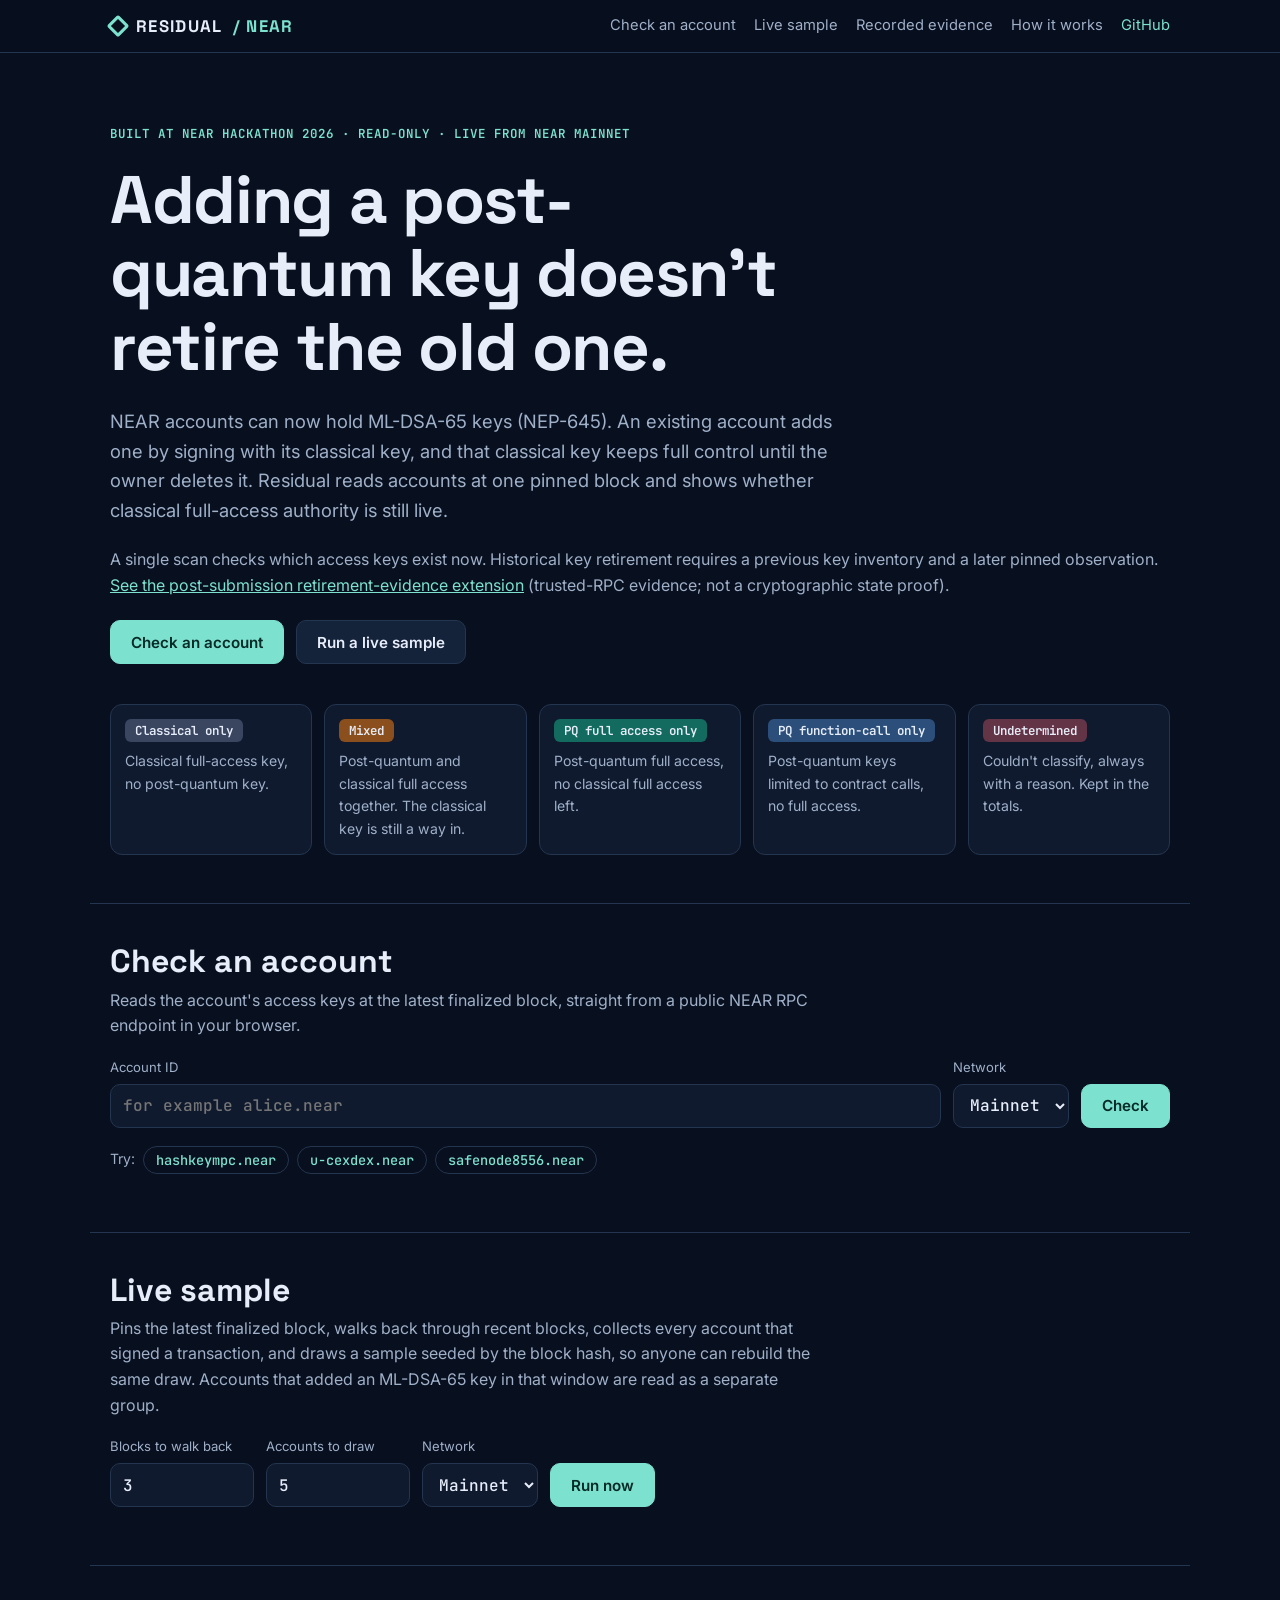
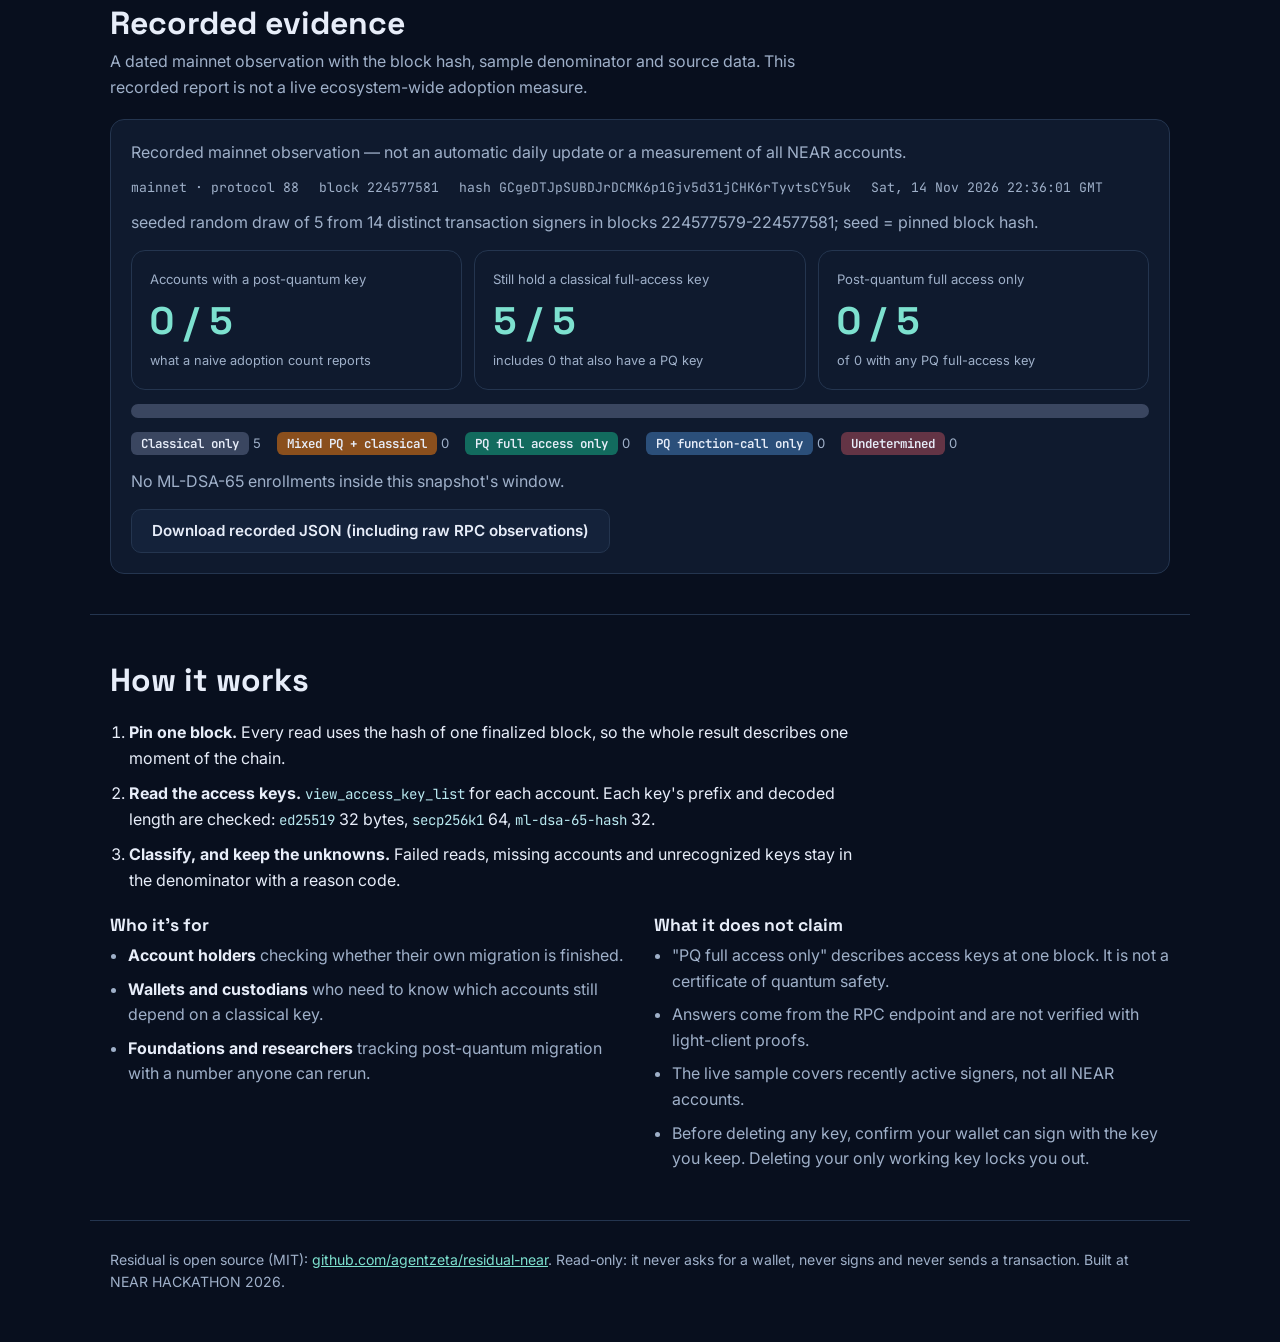
<file: index.html>
<!doctype html>
<html lang="en">
<head>
<meta charset="utf-8">
<meta name="viewport" content="width=device-width, initial-scale=1, viewport-fit=cover">
<title>Residual — NEAR post-quantum migration check</title>
<meta name="description" content="Check whether a NEAR account that added a post-quantum key still has a live classical key. Read-only, live from NEAR mainnet.">
<meta property="og:title" content="Residual — NEAR post-quantum migration check">
<meta property="og:description" content="Adding a post-quantum key doesn't retire the classical one. Residual checks, live from NEAR mainnet.">
<link rel="preconnect" href="https://fonts.googleapis.com">
<link rel="stylesheet" href="https://fonts.googleapis.com/css2?family=Space+Grotesk:wght@500;600;700&family=Inter:wght@400;500;600&family=JetBrains+Mono:wght@400;600&display=swap">
<link rel="stylesheet" href="style.css">
<link rel="icon" href="data:image/svg+xml,%3Csvg xmlns='http://www.w3.org/2000/svg' viewBox='0 0 32 32'%3E%3Crect width='32' height='32' rx='7' fill='%23080f1e'/%3E%3Cpath d='M16 6l10 10-10 10L6 16z' fill='none' stroke='%237de1cf' stroke-width='3'/%3E%3C/svg%3E">
</head>
<body>
<header class="bar">
  <div class="wrap bar-in">
    <a class="logo" href="#top"><span class="mark" aria-hidden="true"></span>Residual <span class="slash">/ NEAR</span></a>
    <nav aria-label="Sections">
      <a href="#check">Check an account</a>
      <a href="#sample">Live sample</a>
      <a href="#snapshot">Recorded evidence</a>
      <a href="#how">How it works</a>
      <a class="gh" href="https://github.com/agentzeta/residual-near">GitHub</a>
    </nav>
  </div>
</header>

<main id="top">
  <section class="hero wrap">
    <p class="eyebrow">Built at NEAR HACKATHON 2026 · read-only · live from NEAR mainnet</p>
    <h1>Adding a post-quantum key doesn't retire the old one.</h1>
    <p class="lede">NEAR accounts can now hold ML-DSA-65 keys (NEP-645). An existing account adds one by signing with its classical key, and that classical key keeps full control until the owner deletes it. Residual reads accounts at one pinned block and shows whether classical full-access authority is still live.</p>
    <p class="muted">A single scan checks which access keys exist now. Historical key retirement requires a previous key inventory and a later pinned observation. <a href="https://github.com/agentzeta/residual-near/blob/main/docs/RETIREMENT_EVIDENCE.md">See the post-submission retirement-evidence extension</a> (trusted-RPC evidence; not a cryptographic state proof).</p>
    <div class="cta">
      <a class="btn primary" href="#check">Check an account</a>
      <a class="btn" href="#sample">Run a live sample</a>
    </div>
    <div class="states" aria-label="The five states">
      <div><span class="pill CLASSICAL_ONLY">Classical only</span><p>Classical full-access key, no post-quantum key.</p></div>
      <div><span class="pill INCOMPLETE_WEAKEST_LINK">Mixed</span><p>Post-quantum and classical full access together. The classical key is still a way in.</p></div>
      <div><span class="pill COMPLETE">PQ full access only</span><p>Post-quantum full access, no classical full access left.</p></div>
      <div><span class="pill PQ_FUNCTION_ONLY">PQ function-call only</span><p>Post-quantum keys limited to contract calls, no full access.</p></div>
      <div><span class="pill UNDETERMINED">Undetermined</span><p>Couldn't classify, always with a reason. Kept in the totals.</p></div>
    </div>
  </section>

  <section id="check" class="panel wrap">
    <div class="panel-head">
      <h2>Check an account</h2>
      <p>Reads the account's access keys at the latest finalized block, straight from a public NEAR RPC endpoint in your browser.</p>
    </div>
    <form id="check-form" class="row" autocomplete="off">
      <label class="field grow" for="acct">Account ID
        <input id="acct" name="acct" placeholder="for example alice.near" spellcheck="false" required>
      </label>
      <label class="field" for="net">Network
        <select id="net"><option value="mainnet">Mainnet</option><option value="testnet">Testnet</option></select>
      </label>
      <button class="btn primary" id="check-btn" type="submit">Check</button>
    </form>
    <p class="try">Try: <button type="button" class="chip" data-acct="hashkeympc.near">hashkeympc.near</button><button type="button" class="chip" data-acct="u-cexdex.near">u-cexdex.near</button><button type="button" class="chip" data-acct="safenode8556.near">safenode8556.near</button></p>
    <div id="check-out" class="out" aria-live="polite"></div>
  </section>

  <section id="sample" class="panel wrap">
    <div class="panel-head">
      <h2>Live sample</h2>
      <p>Pins the latest finalized block, walks back through recent blocks, collects every account that signed a transaction, and draws a sample seeded by the block hash, so anyone can rebuild the same draw. Accounts that added an ML-DSA-65 key in that window are read as a separate group.</p>
    </div>
    <form id="sample-form" class="row">
      <label class="field" for="win">Blocks to walk back
        <input id="win" type="number" min="1" max="120" value="3">
      </label>
      <label class="field" for="size">Accounts to draw
        <input id="size" type="number" min="1" max="300" value="5">
      </label>
      <label class="field" for="snet">Network
        <select id="snet"><option value="mainnet">Mainnet</option><option value="testnet">Testnet</option></select>
      </label>
      <button class="btn primary" id="sample-btn" type="submit">Run now</button>
    </form>
    <div id="sample-progress" class="progress" hidden></div>
    <div id="sample-out" class="out" aria-live="polite"></div>
  </section>

  <section id="snapshot" class="panel wrap">
    <div class="panel-head">
      <h2>Recorded evidence</h2>
      <p>A dated mainnet observation with the block hash, sample denominator and source data. This recorded report is not a live ecosystem-wide adoption measure.</p>
    </div>
    <div id="snap-out" class="out"><p class="muted">Loading the latest snapshot…</p></div>
  </section>

  <section id="how" class="wrap how">
    <h2>How it works</h2>
    <ol class="steps">
      <li><b>Pin one block.</b> Every read uses the hash of one finalized block, so the whole result describes one moment of the chain.</li>
      <li><b>Read the access keys.</b> <code>view_access_key_list</code> for each account. Each key's prefix and decoded length are checked: <code>ed25519</code> 32 bytes, <code>secp256k1</code> 64, <code>ml-dsa-65-hash</code> 32.</li>
      <li><b>Classify, and keep the unknowns.</b> Failed reads, missing accounts and unrecognized keys stay in the denominator with a reason code.</li>
    </ol>
    <div class="grid2">
      <div>
        <h3>Who it's for</h3>
        <ul>
          <li><b>Account holders</b> checking whether their own migration is finished.</li>
          <li><b>Wallets and custodians</b> who need to know which accounts still depend on a classical key.</li>
          <li><b>Foundations and researchers</b> tracking post-quantum migration with a number anyone can rerun.</li>
        </ul>
      </div>
      <div>
        <h3>What it does not claim</h3>
        <ul>
          <li>"PQ full access only" describes access keys at one block. It is not a certificate of quantum safety.</li>
          <li>Answers come from the RPC endpoint and are not verified with light-client proofs.</li>
          <li>The live sample covers recently active signers, not all NEAR accounts.</li>
          <li>Before deleting any key, confirm your wallet can sign with the key you keep. Deleting your only working key locks you out.</li>
        </ul>
      </div>
    </div>
  </section>
</main>

<footer class="wrap foot">
  <p>Residual is open source (MIT): <a href="https://github.com/agentzeta/residual-near">github.com/agentzeta/residual-near</a>. Read-only: it never asks for a wallet, never signs and never sends a transaction. Built at NEAR HACKATHON 2026.</p>
</footer>

<script type="module" src="app.js"></script>
</body>
</html>
</file>
<file: style.css>
/* Residual landing and live app. One deliberate dark look, matching the report dashboard. */
:root {
  --bg: #080f1e;
  --surface: #0f1a2e;
  --surface-2: #14223a;
  --line: #24354f;
  --ink: #e7edf9;
  --muted: #9fb0c9;
  --teal: #7de1cf;
  --teal-ink: #062a26;
  --amber: #f0b45a;
  --red: #ff8f8f;
  --display: "Space Grotesk", "Helvetica Neue", Arial, sans-serif;
  --body: "Inter", "Segoe UI", Roboto, Arial, sans-serif;
  --mono: "JetBrains Mono", ui-monospace, Menlo, Consolas, monospace;
  color-scheme: dark;
}
* { box-sizing: border-box; }
html { scroll-behavior: smooth; }
section[id], main[id] { scroll-margin-top: 76px; }
.testbanner { background: #5a2a12; color: #ffd9bf; font-weight: 600; text-align: center; padding: 8px 16px; }
@media (prefers-reduced-motion: reduce) { html { scroll-behavior: auto; } }
body { margin: 0; background: var(--bg); color: var(--ink); font: 16px/1.6 var(--body); }
a { color: var(--teal); }
code { font-family: var(--mono); font-size: 0.88em; color: #b9e9f0; }
.wrap { max-width: 1100px; margin: 0 auto; padding-left: max(20px, env(safe-area-inset-left, 0px)); padding-right: max(20px, env(safe-area-inset-right, 0px)); }
h1, h2, h3 { font-family: var(--display); line-height: 1.1; margin: 0; text-wrap: balance; }
h1 { font-size: clamp(2.2rem, 6vw, 4.2rem); letter-spacing: -0.02em; max-width: 16ch; }
h2 { font-size: clamp(1.5rem, 3vw, 2rem); }
h3 { font-size: 1.1rem; margin-bottom: 8px; }
p { margin: 0; }

.bar { position: sticky; top: 0; z-index: 5; background: rgba(8, 15, 30, 0.92); backdrop-filter: blur(8px); border-bottom: 1px solid var(--line); }
.bar-in { display: flex; align-items: center; justify-content: space-between; gap: 16px; padding-block: 14px; flex-wrap: wrap; }
.logo { display: flex; align-items: center; gap: 10px; font: 700 1.05rem var(--display); letter-spacing: 0.08em; text-transform: uppercase; color: var(--ink); text-decoration: none; }
.logo .slash { color: var(--teal); }
.mark { width: 16px; height: 16px; border: 3px solid var(--teal); transform: rotate(45deg); border-radius: 2px; }
nav { display: flex; gap: 18px; flex-wrap: wrap; font-size: 0.92rem; }
nav a { color: var(--muted); text-decoration: none; }
nav a:hover, nav a:focus-visible { color: var(--ink); }
nav .gh { color: var(--teal); }

.hero { padding-block: 72px 48px; display: grid; gap: 22px; }
.eyebrow { font: 600 0.78rem var(--mono); letter-spacing: 0.08em; text-transform: uppercase; color: var(--teal); }
.lede { font-size: 1.15rem; color: var(--muted); max-width: 62ch; }
.cta { display: flex; gap: 12px; flex-wrap: wrap; }
.btn { display: inline-flex; align-items: center; justify-content: center; gap: 8px; min-height: 44px; padding: 0 20px; border-radius: 10px; border: 1px solid var(--line); background: var(--surface-2); color: var(--ink); font: 600 0.95rem var(--body); text-decoration: none; cursor: pointer; }
.btn:hover { border-color: var(--teal); }
.btn:focus-visible, .chip:focus-visible, input:focus-visible, select:focus-visible { outline: 2px solid var(--teal); outline-offset: 2px; }
.btn.primary { background: var(--teal); border-color: var(--teal); color: var(--teal-ink); }
.btn[disabled] { opacity: 0.55; cursor: progress; }
.states { display: grid; grid-template-columns: repeat(auto-fit, minmax(190px, 1fr)); gap: 12px; margin-top: 18px; }
.states div { background: var(--surface); border: 1px solid var(--line); border-radius: 12px; padding: 14px; display: grid; gap: 8px; align-content: start; }
.states p { font-size: 0.88rem; color: var(--muted); }

.pill { display: inline-block; width: fit-content; padding: 3px 10px; border-radius: 6px; font: 600 0.78rem var(--mono); background: #34405c; color: var(--ink); }
.pill.COMPLETE { background: #126b5e; }
.pill.INCOMPLETE_WEAKEST_LINK { background: #8a4f1d; }
.pill.PQ_FUNCTION_ONLY { background: #2b4f7a; }
.pill.UNDETERMINED { background: #633445; }
.pill.CLASSICAL_ONLY { background: #3a4660; }

.panel { padding-block: 40px; border-top: 1px solid var(--line); display: grid; gap: 18px; }
.panel-head { display: grid; gap: 8px; }
.panel-head p { color: var(--muted); max-width: 70ch; }
.row { display: flex; gap: 12px; align-items: flex-end; flex-wrap: wrap; }
.field { display: grid; gap: 6px; font-size: 0.82rem; color: var(--muted); min-width: 0; }
.field.grow { flex: 1 1 260px; }
input, select { font: 500 1rem var(--mono); background: var(--surface); color: var(--ink); border: 1px solid var(--line); border-radius: 10px; min-height: 44px; padding: 0 12px; width: 100%; }
input[type=number] { width: 9em; }
.try { font-size: 0.88rem; color: var(--muted); display: flex; gap: 8px; align-items: center; flex-wrap: wrap; }
.chip { font: 500 0.85rem var(--mono); background: transparent; color: var(--teal); border: 1px solid var(--line); border-radius: 999px; padding: 4px 12px; cursor: pointer; }
.out { display: grid; gap: 16px; min-width: 0; }
.muted { color: var(--muted); }
.error { color: var(--red); }
.warn { background: #3b2f10; color: #ffe9a8; border-radius: 10px; padding: 10px 14px; font-size: 0.92rem; }

.result { background: var(--surface); border: 1px solid var(--line); border-radius: 14px; padding: 20px; display: grid; gap: 14px; min-width: 0; }
.verdict { font: 600 1.3rem var(--display); }
.meta { display: flex; flex-wrap: wrap; gap: 6px 20px; font: 0.82rem var(--mono); color: var(--muted); }
.meta span { overflow-wrap: anywhere; }
.tbl { overflow-x: auto; }
table { border-collapse: collapse; width: 100%; font-size: 0.88rem; }
th, td { text-align: left; padding: 8px 12px 8px 0; border-bottom: 1px solid var(--line); vertical-align: top; }
th { font: 600 0.72rem var(--mono); letter-spacing: 0.06em; text-transform: uppercase; color: var(--muted); }
td.key { font-family: var(--mono); font-size: 0.8rem; overflow-wrap: anywhere; min-width: 16ch; }
td button.link { background: none; border: 0; color: var(--teal); font: inherit; cursor: pointer; padding: 0; text-align: left; overflow-wrap: anywhere; }

.cards { display: grid; grid-template-columns: repeat(auto-fit, minmax(220px, 1fr)); gap: 12px; }
.card { background: var(--surface); border: 1px solid var(--line); border-radius: 14px; padding: 18px; display: grid; gap: 6px; }
.card small { color: var(--muted); font-size: 0.82rem; }
.card strong { font: 700 2.4rem var(--display); color: var(--teal); font-variant-numeric: tabular-nums; }
.card em { font-style: normal; font-size: 0.8rem; color: var(--muted); }
.statebar { display: flex; height: 14px; border-radius: 7px; overflow: hidden; background: var(--surface-2); }
.statebar span { display: block; height: 100%; }
.legend { display: flex; flex-wrap: wrap; gap: 8px 16px; font-size: 0.82rem; color: var(--muted); }
.progress { font: 0.88rem var(--mono); color: var(--muted); background: var(--surface); border: 1px solid var(--line); border-radius: 10px; padding: 12px 14px; }
.progress b { color: var(--ink); }
.actions { display: flex; gap: 10px; flex-wrap: wrap; }

.how { padding-block: 48px; border-top: 1px solid var(--line); display: grid; gap: 22px; }
.steps { margin: 0; padding-left: 1.2em; display: grid; gap: 10px; max-width: 75ch; }
.grid2 { display: grid; grid-template-columns: repeat(auto-fit, minmax(300px, 1fr)); gap: 28px; }
.grid2 ul { margin: 0; padding-left: 1.1em; display: grid; gap: 8px; color: var(--muted); }
.grid2 b { color: var(--ink); }
.foot { padding-block: 28px 48px; border-top: 1px solid var(--line); color: var(--muted); font-size: 0.88rem; }
@media (max-width: 640px) {
  nav { gap: 12px; font-size: 0.85rem; }
  .hero { padding-block: 44px 32px; }
}
</file>
